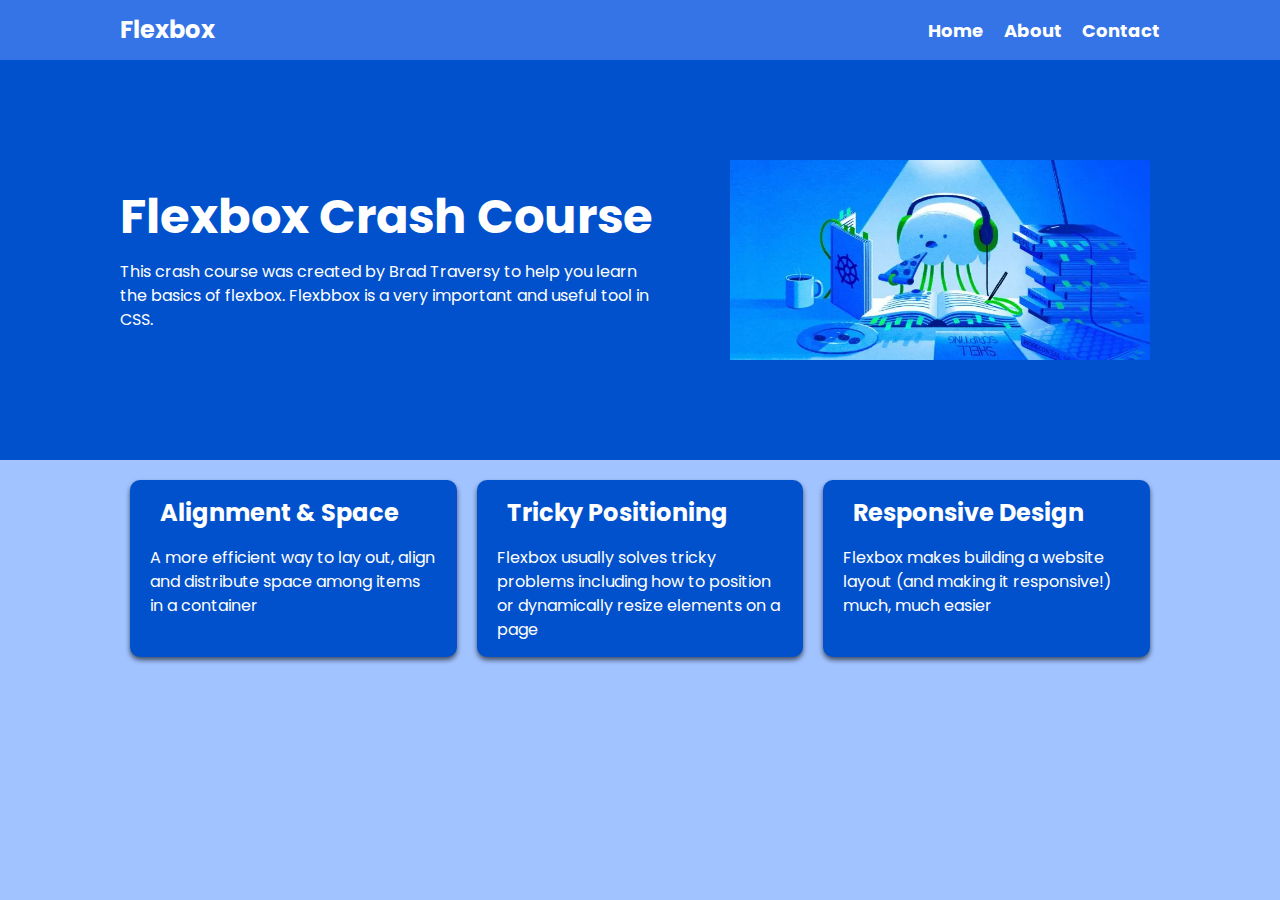
<file: 1 flexbox/index.html>
<!DOCTYPE html>
<html lang="en">

<head>
    <meta charset="UTF-8">
    <meta name="viewport" content="width=device-width, initial-scale=1.0">
    <link rel="stylesheet" href="https://pro.fontawesome.com/releases/v5.10.0/css/all.css"
        integrity="sha384-AYmEC3Yw5cVb3ZcuHtOA93w35dYTsvhLPVnYs9eStHfGJvOvKxVfELGroGkvsg+p" crossorigin="anonymous" />
    <link rel="stylesheet" href="index.css">
    <title>Flexbox</title>
</head>

<body>
    <nav class="navbar">
        <div class="container">
            <div class="logo">Flexbox</div>
            <ul class="nav">
                <li><a href="#">Home</a></li>
                <li><a href="#">About</a></li>
                <li><a href="#">Contact</a></li>
            </ul>
        </div>
    </nav>
    
    <header id="header" class="header">
        <div class="container">
            <div>
                <h1>Flexbox Crash Course</h1>
                <p>This crash course was created by Brad Traversy to help you learn the basics of flexbox. Flexbbox is a
                    very important and useful tool in CSS.</p>
            </div>
            <img src="images.webp" alt="">
        </div>
    </header>

    <section class="boxes">
        <div class="container">
            <div class="box">
                <h2><i class="fas fa-arrows-alt-v"></i> Alignment & Space</h2>
                <p>
                    A more efficient way to lay out, align and distribute space among
                    items in a container
                </p>
            </div>
            <div class="box">
                <h2><i class="fas fa-arrows-alt"></i>Tricky Positioning</h2>
                <p>
                    Flexbox usually solves tricky problems including how to position or
                    dynamically resize elements on a page
                </p>
            </div>
            <div class="box">
                <h2><i class="fas fa-mobile"></i>Responsive Design</h2>
                <p>
                    Flexbox makes building a website layout (and making it responsive!)
                    much, much easier
                </p>
            </div>
        </div>
    </section>
</body>

</html>
</file>
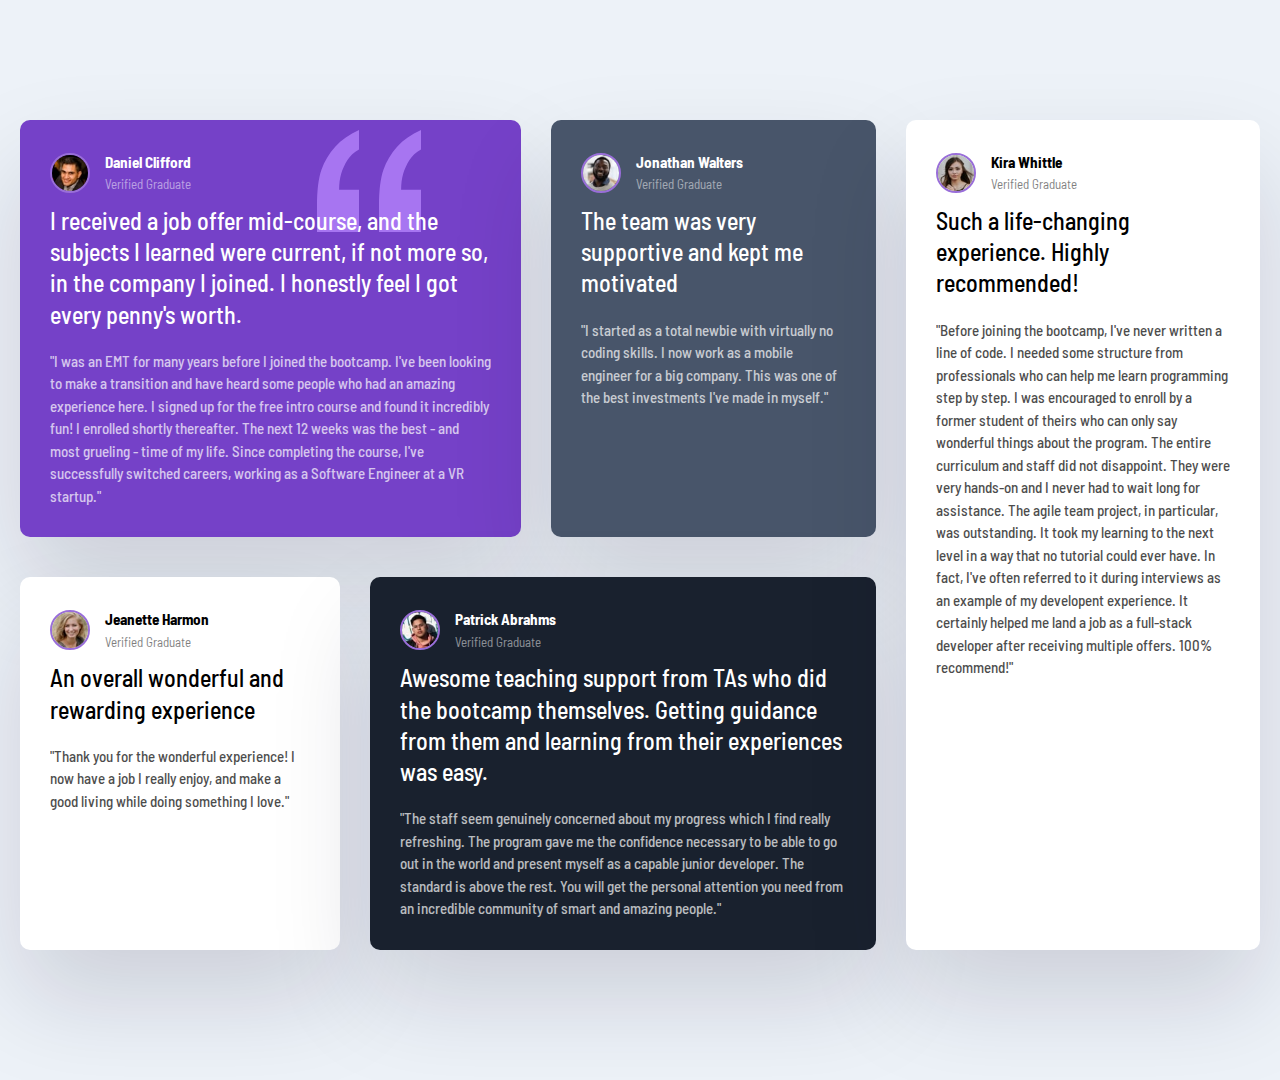
<file: 2 grid/index.html>
<!DOCTYPE html>
<html lang="en">

<head>
    <meta charset="UTF-8" />
    <meta http-equiv="X-UA-Compatible" content="IE=edge" />
    <meta name="viewport" content="width=device-width, initial-scale=1.0" />
    <link rel="stylesheet" href="index.css" />
    <title>Testimonials</title>
</head>

<body>
    <div class="testimonials">
        <div class="card card--bg-purple">
            <header class="card__header">
                <img src="images/image-daniel.jpg" class="card__img" alt="" />
                <div>
                    <h3>Daniel Clifford</h3>
                    <p>Verified Graduate</p>
                </div>
            </header>
            <p class="card__lead">
                I received a job offer mid-course, and the subjects I learned were current, if not more so, in the
                company I joined. I honestly feel I got every penny's worth.
            </p>
            <p class="card__quote">
                "I was an EMT for many years before I joined the bootcamp. I've been looking to make a transition and
                have heard some people who had an amazing experience here. I signed up for the free intro course and
                found it incredibly fun! I enrolled shortly thereafter. The next 12 weeks was the best - and most
                grueling - time of my life. Since completing the course, I've successfully switched careers, working as
                a Software Engineer at a VR startup."
            </p>
        </div>

        <div class="card card--bg-gray-blue">
            <header class="card__header">
                <img src="images/image-jonathan.jpg" class="card__img" alt="" />
                <div>
                    <h3>Jonathan Walters</h3>
                    <p>Verified Graduate</p>
                </div>
            </header>
            <p class="card__lead">
                The team was very supportive and kept me motivated
            </p>
            <p class="card__quote">
                "I started as a total newbie with virtually no coding skills. I now work as a mobile engineer for a big
                company. This was one of the best investments I've made in myself."
            </p>
        </div>

        <div class="card">
            <header class="card__header">
                <img src="images/image-jeanette.jpg" class="card__img" alt="" />
                <div>
                    <h3>Jeanette Harmon</h3>
                    <p>Verified Graduate</p>
                </div>
            </header>
            <p class="card__lead">An overall wonderful and rewarding experience</p>
            <p class="card__quote">
                "Thank you for the wonderful experience! I now have a job I really enjoy, and make a good living while
                doing something I love."
            </p>
        </div>

        <div class="card card--bg-black-blue">
            <header class="card__header">
                <img src="images/image-patrick.jpg" class="card__img" alt="" />
                <div>
                    <h3>Patrick Abrahms</h3>
                    <p>Verified Graduate</p>
                </div>
            </header>
            <p class="card__lead">
                Awesome teaching support from TAs who did the bootcamp themselves. Getting guidance from them and
                learning from their experiences was easy.
            </p>
            <p class="card__quote">
                "The staff seem genuinely concerned about my progress which I find really refreshing. The program gave
                me the confidence necessary to be able to go out in the world and present myself as a capable junior
                developer. The standard is above the rest. You will get the personal attention you need from an
                incredible community of smart and amazing people."
            </p>
        </div>

        <div class="card">
            <header class="card__header">
                <img src="images/image-kira.jpg" class="card__img" alt="" />
                <div>
                    <h3>Kira Whittle</h3>
                    <p>Verified Graduate</p>
                </div>
            </header>
            <p class="card__lead">
                Such a life-changing experience. Highly recommended!
            </p>
            <p class="card__quote">
                "Before joining the bootcamp, I've never written a line of code. I needed some structure from
                professionals who can help me learn programming step by step. I was encouraged to enroll by a former
                student of theirs who can only say wonderful things about the program. The entire curriculum and staff
                did not disappoint. They were very hands-on and I never had to wait long for assistance. The agile team
                project, in particular, was outstanding. It took my learning to the next level in a way that no tutorial
                could ever have. In fact, I've often referred to it during interviews as an example of my developent
                experience. It certainly helped me land a job as a full-stack developer after receiving multiple offers.
                100% recommend!"
            </p>
        </div>
    </div>
</body>

</html>
</file>
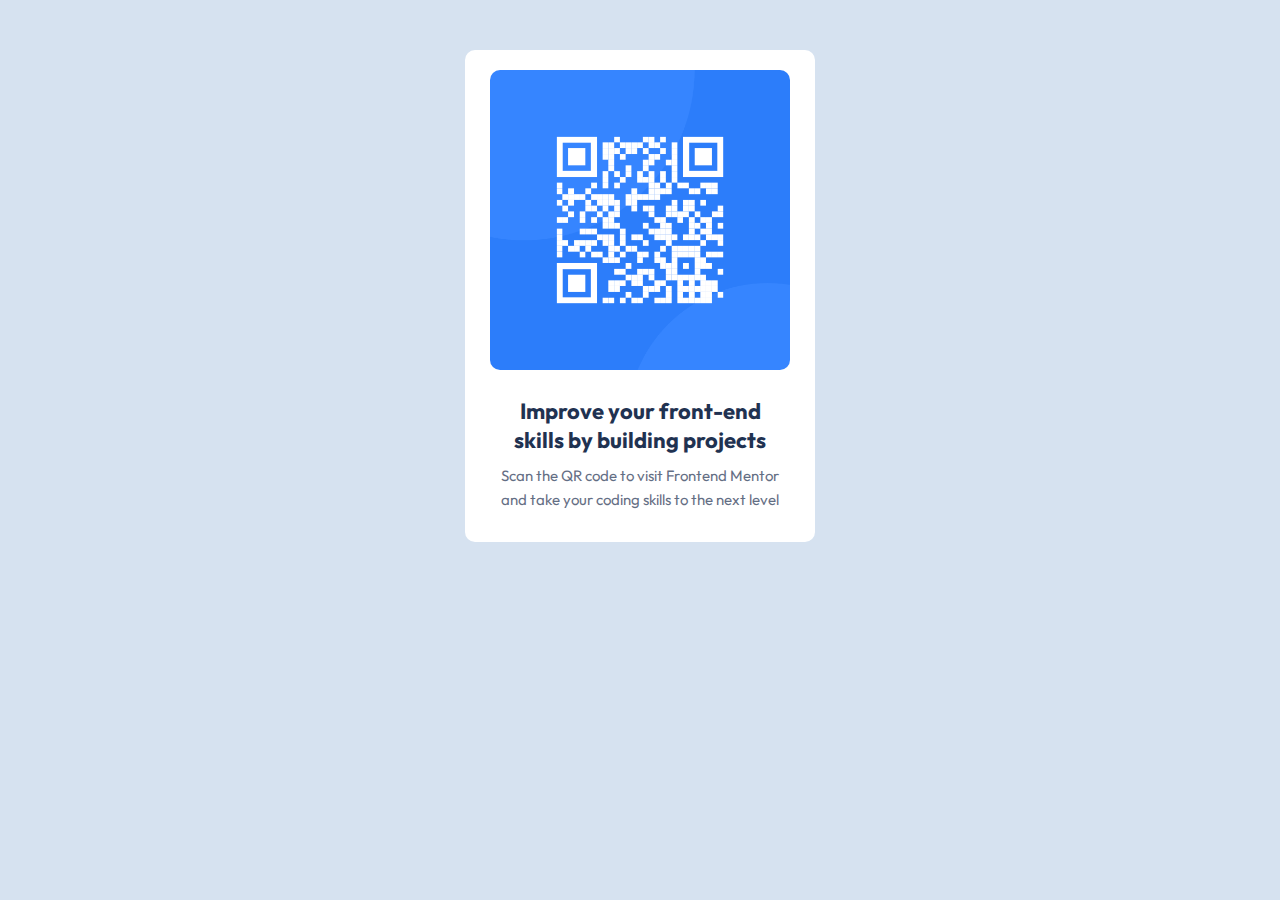
<file: 2 qr code/index.html>
<!DOCTYPE html>
<html lang="en">

<head>
    <meta charset="UTF-8">
    <meta name="viewport" content="width=device-width, initial-scale=1.0">
    <link rel="stylesheet" href="index.css">
    <title>QR Scanner</title>
</head>

<body>
    <div id="qr-container">
        <img src="./images/image-qr-code.png" alt="" srcset="">
        <div id="qr-code">
            <h3>Improve your front-end skills by building projects</h3>
            <p>Scan the QR code to visit Frontend Mentor and take your coding skills to the next level</p>
        </div>
    </div>
</body>

</html>
</file>
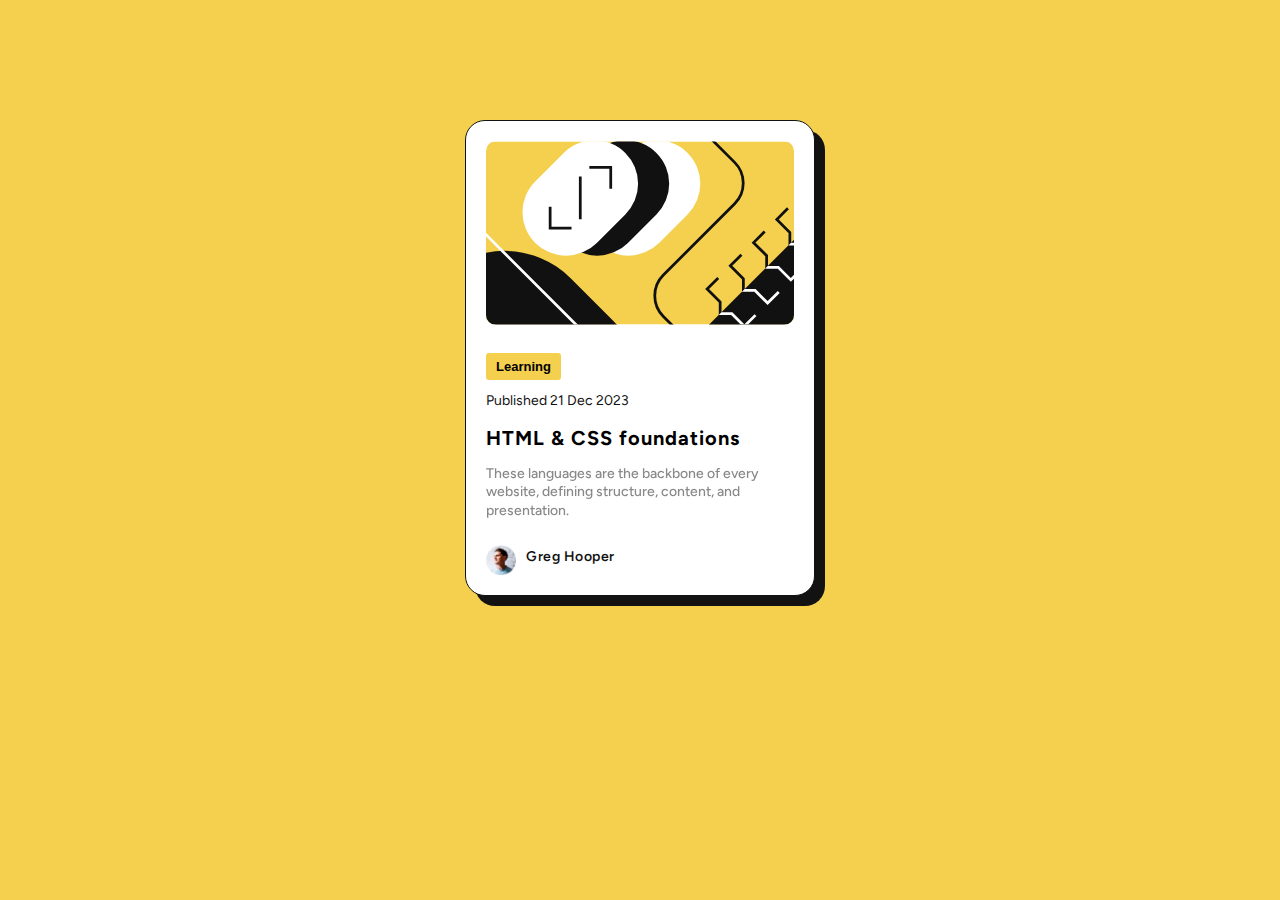
<file: 3 blog preview/index.html>
<!DOCTYPE html>
<html lang="en">

<head>
    <meta charset="UTF-8">
    <meta name="viewport" content="width=device-width, initial-scale=1.0">
    <link rel="stylesheet" href="index.css">
    <title>Blog preview</title>
</head>

<body>
    <div class="blog">
        <img class="blog__image" src="./images/illustration-article.svg" alt="" srcset="">
        <div class="blog__content">
            <button type="button" class="btn">Learning</button>
            <span>Published 21 Dec 2023</span>
            <h2>HTML & CSS foundations</h2>
            <p>These languages are the backbone of every website, defining structure, content, and presentation.</p>
            <div class="blog__avatar">
                <img src="./images/image-avatar.webp" alt="">
                <span class="blog__avatar_text">Greg Hooper</span>
            </div>
        </div>
    </div>
</body>

</html>
</file>
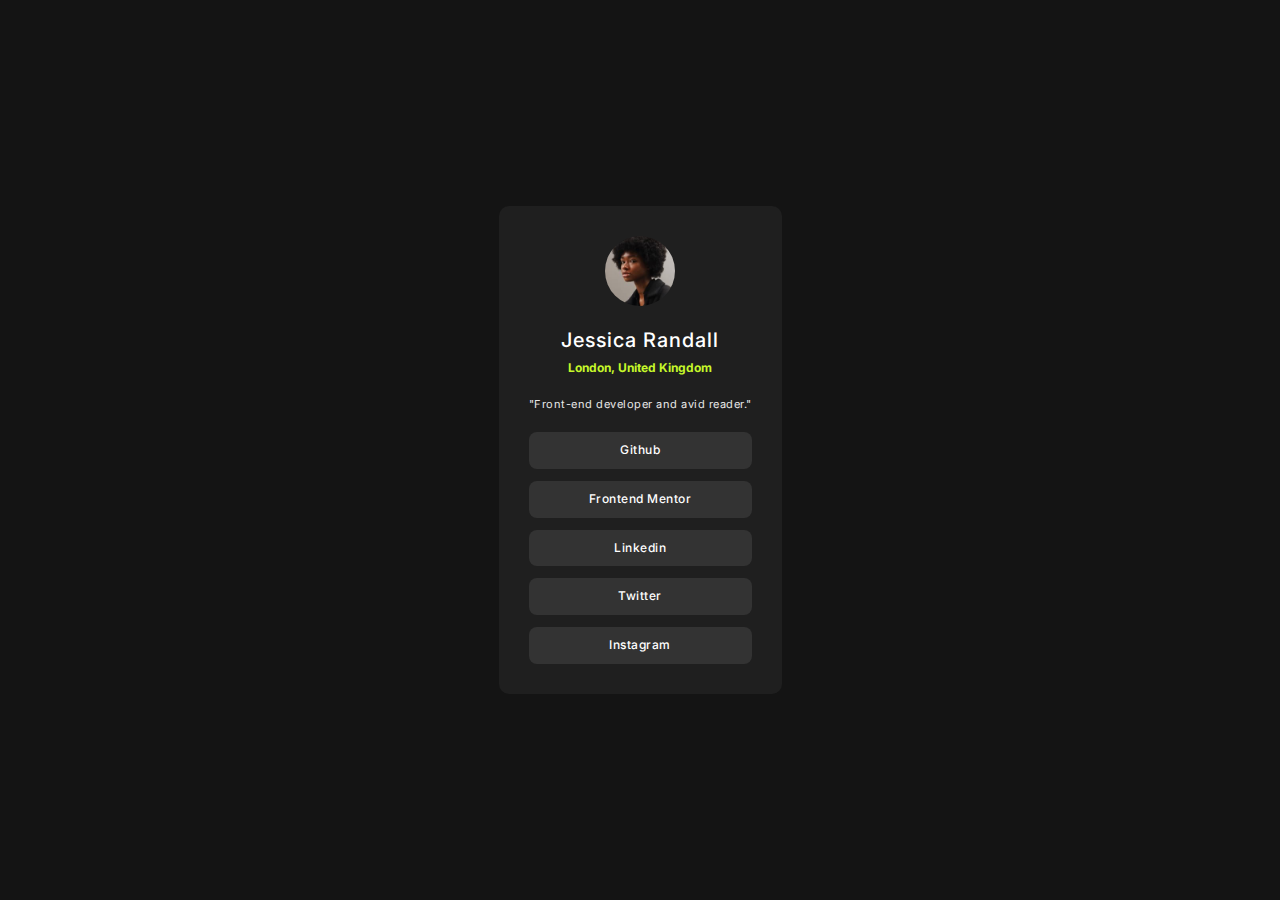
<file: 4 social links profile/index.html>
<!DOCTYPE html>
<html lang="en">

<head>
  <meta charset="UTF-8">
  <meta name="viewport" content="width=device-width, initial-scale=1.0">
  <!-- displays site properly based on user's device -->
  <link rel="icon" type="image/png" sizes="32x32" href="./assets/images/favicon-32x32.png">
  <link rel="stylesheet" href="./index.css"> <!-- Link to your CSS file -->

  <title>Social links profile</title>
</head>

<body>
  <div class="social-profile">
    <img class="profile-avatar" src="./images/avatar-jessica.jpeg" alt="">
    <div class="profile-header">
      <h3>Jessica Randall</h3>
      <span>London, United Kingdom</span>
    </div>
    <p class="profile-description">"Front-end developer and avid reader."</p>
    <div class="social-icons">
      <p class="links">Github</p>
      <p class="links">Frontend Mentor</p>
      <p class="links">Linkedin</p>
      <p class="links">Twitter</p>
      <p class="links">Instagram</p>
    </ul>
</body>

</html>
</file>
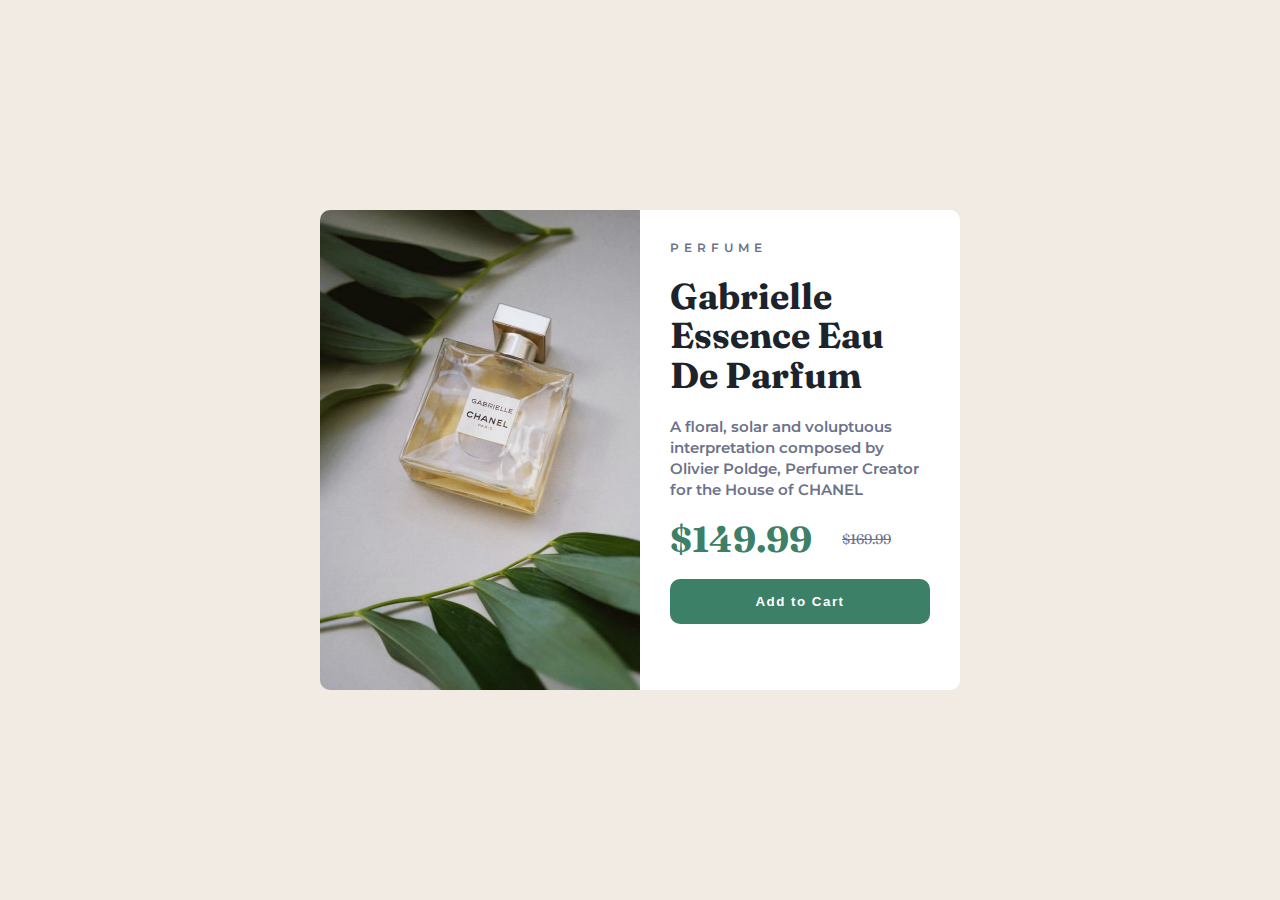
<file: 5 product preview card component/index.html>
<!DOCTYPE html>
<html lang="en">

<head>
    <meta charset="UTF-8">
    <meta name="viewport" content="width=device-width, initial-scale=1.0">
    <link rel="preconnect" href="https://fonts.googleapis.com">
    <link rel="preconnect" href="https://fonts.gstatic.com" crossorigin>
    <link
        href="https://fonts.googleapis.com/css2?family=Barlow+Semi+Condensed:ital,wght@0,100;0,200;0,300;0,400;0,500;0,600;0,700;0,800;0,900;1,100;1,200;1,300;1,400;1,500;1,600;1,700;1,800;1,900&family=Figtree:ital,wght@0,300..900;1,300..900&family=Fraunces:ital,opsz,wght@0,9..144,100..900;1,9..144,100..900&family=Inter:ital,opsz,wght@0,14..32,100..900;1,14..32,100..900&family=Montserrat:ital,wght@0,100..900;1,100..900&family=Outfit:wght@100..900&display=swap"
        rel="stylesheet">
    <link rel="stylesheet" href="index.css">
    <title>Product Preview Card Component</title>
</head>

<body>
    <div class="product">
        <img class="desktop-image" src="./images/image-product-desktop.jpg" alt="" srcset="">
        <img class="mobile-image" src="./images/image-product-mobile.jpg" alt="" srcset="">
        <div class="product-description">
            <p class="product-heading">Perfume</p>
            <h2>Gabrielle Essence Eau De Parfum</h2>
            <p class="product-content">A floral, solar and voluptuous interpretation composed by Olivier Poldge,
                Perfumer Creator for the House
                of CHANEL</p>
            <div class="product-price">
                <h2>$149.99</h2>
                <p><del class="strike">$169.99</del></p>
            </div>
            <button class="btn">Add to Cart</button>
        </div>
    </div>
</body>

</html>
</file>
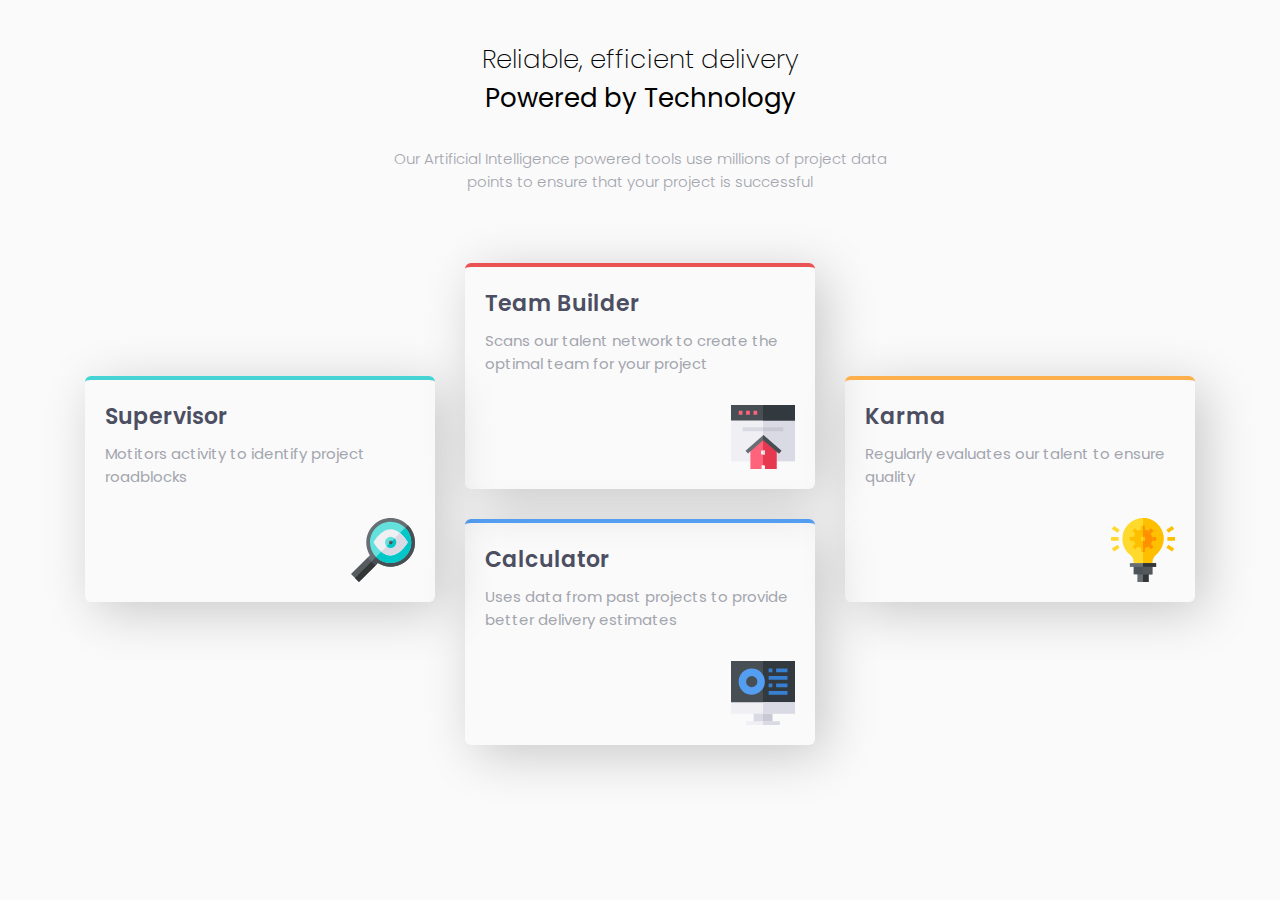
<file: 6 Four card feature section/index.html>
<!DOCTYPE html>
<html lang="en">

<head>
    <meta charset="UTF-8">
    <meta name="viewport" content="width=device-width, initial-scale=1.0">
    <link rel="stylesheet" href="index.css">
    <title>Four card feature section</title>
</head>

<body>
    <div class="container">
        <header>
            <div class="header">
                <h2 class="header__lead_1">Reliable, efficient delivery</h2>
                <h2 class="header__lead_2">Powered by Technology</h2>
            </div>
            <div class="header__quote">
                Our Artificial Intelligence powered tools use millions of project data points to ensure that your
                project is
                successful
            </div>
        </header>

        <section class="cards">
            <article class="card card__cyan">
                <h3>Supervisor</h3>
                <p>Motitors activity to identify project roadblocks</p>
                <img src="./images/icon-supervisor.svg" alt="" srcset="">
            </article>
            <article class="card card__red">
                <h3>Team Builder</h3>
                <p>Scans our talent network to create the optimal team for your project</p>
                <img src="./images/icon-team-builder.svg" alt="" srcset="">
            </article>
            <article class="card card__orange">
                <h3>Karma</h3>
                <p>Regularly evaluates our talent to ensure quality</p>
                <img src="./images/icon-karma.svg" alt="" srcset="">
            </article>
            <article class="card card__blue">
                <h3>Calculator</h3>
                <p>Uses data from past projects to provide better delivery estimates</p>
                <img src="./images/icon-calculator.svg" alt="" srcset="">
            </article>
        </section>
    </div>
</body>

</html>
</file>
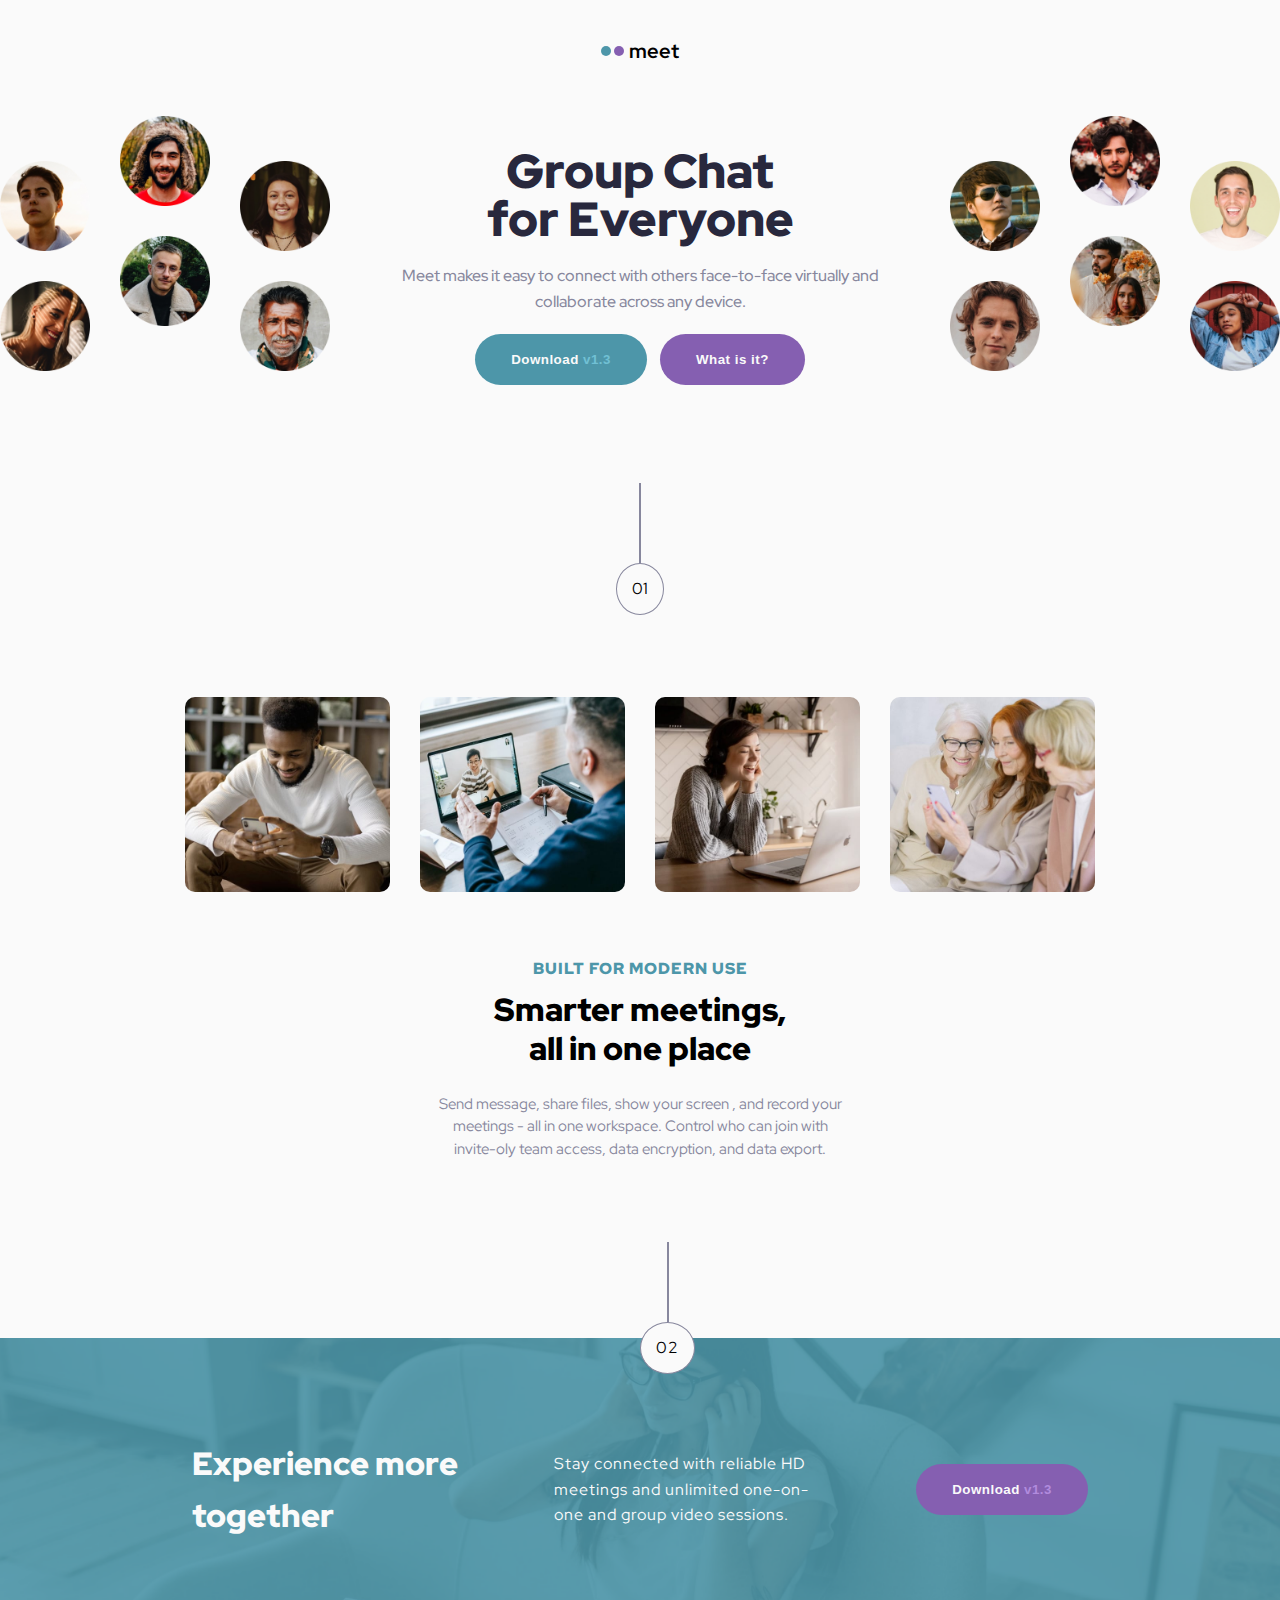
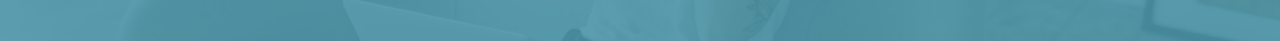
<file: 7 meet landing page/index.html>
<!DOCTYPE html>
<html lang="en">

<head>
    <meta charset="UTF-8">
    <meta name="viewport" content="width=device-width, initial-scale=1.0">
    <title>Meet - Group Chat for Everyone</title>
    <link rel="stylesheet" href="index.css">
</head>

<body>
    <nav>
        <div class="nav-dots">
            <span class="dot dot--green"></span>
            <span class="dot dot--purple"></span>
        </div>
        <h3>meet</h3>
    </nav>

    <header>
        <div class="header__left">
            <img src="./img/Mask-1.png" alt="" srcset="">
            <img src="./img/Mask-2.png" alt="" srcset="">
            <img src="./img/Mask-3.png" alt="" srcset="">
            <img src="./img/Mask-4.png" alt="" srcset="">
            <img src="./img/Mask-5.png" alt="" srcset="">
            <img src="./img/Mask-6.png" alt="" srcset="">
        </div>
        <div class="header__center">
            <h1>Group Chat for Everyone</h1>
            <p>Meet makes it easy to connect with others face-to-face virtually and collaborate across any device.</p>
            <div class="header-buttons">
                <button class="btn btn--green">Download <span>v1.3</span></button>
                <button class="btn btn--purple">What is it?</button>
            </div>
        </div>
        <div class="header__right">
            <img src="./img/Mask-7.png" alt="" srcset="">
            <img src="./img/Mask-8.png" alt="" srcset="">
            <img src="./img/Mask-9.png" alt="" srcset="">
            <img src="./img/Mask-10.png" alt="" srcset="">
            <img src="./img/Mask-11.png" alt="" srcset="">
            <img src="./img/Mask-12.png" alt="" srcset="">
        </div>
    </header>

    <div class="seperator-1">
        <div class="vertical-line"></div>
        <div class="circle-text">
            <p>01</p>
        </div>
    </div>

    <section class="media">
        <div class="container">
            <div class="media-images">
                <img class="media-img" src="./img/image-man-texting.jpg" alt="" srcset="">
                <img class="media-img" src="./img/image-men-in-meeting.jpg" alt="" srcset="">
                <img class="media-img" src="./img/image-woman-in-videocall.jpg" alt="" srcset="">
                <img class="media-img" src="./img/image-women-videochatting.jpg" alt="" srcset="">
            </div>
            <div class="media-content">
                <p class="media-lead">built for modern use</p>
                <h1>Smarter meetings, all in one place</h1>
                <p class="media-description">Send message, share files, show your screen , and record your meetings -
                    all in
                    one workspace. Control who can join with invite-oly team access, data encryption, and data export.
                </p>
            </div>
        </div>
    </section>

    <footer class="footer">
        <div class="seperator-2">
            <div class="vertical-line"></div>
            <div class="circle-text">
                <p>02</p>
            </div>
        </div>
        <div class="footer__wrapper">
            <h1>Experience more together</h1>
            <p>Stay connected with reliable HD meetings and unlimited one-on-one and group video sessions.</p>
            <div class="footer-buttons">
                <button class="btn btn--purple">Download <span>v1.3</span></button>
            </div>
        </div>
    </footer>
</body>

</html>
</file>
<file: 1 flexbox/index.css>
@import url('https://fonts.googleapis.com/css2?family=Poppins:ital,wght@0,100;0,200;0,300;0,400;0,500;0,600;0,700;0,800;0,900;1,100;1,200;1,300;1,400;1,500;1,600;1,700;1,800;1,900&display=swap');

* {
    box-sizing: border-box;
    margin: 0;
    padding: 0;
}

body {
    font-family: 'Poppins', sans-serif;
    font-size: 16px;
    line-height: 1.5;
    color: #333;
    background: #a1c3ff;
}

img {
    max-width: 100%;
}

h1,
h2 {
    margin-bottom: 15px;
}

ul {
    list-style-type: none;
}

.container {
    max-width: 1100px;
    margin: 0 auto;
    padding: 0 30px;
}

.navbar {
    background: #3474e6;
    color: #fff;
    height: 60px;
}

.navbar .logo {
    font-size: x-large;
    font-weight: bold;
}

.navbar a {
    color: #fff;
    text-decoration: none;
    font-size: 18px;
    font-weight: bold;
}

.navbar a:hover {
    color: lightblue;
}

.navbar .container {
    display: flex;
    justify-content: space-between;
    align-items: center;
    height: 100%;
}

.navbar ul {
    display: flex;
    gap: 20px;
}

.header {
    background-color: #0151cc;
    color: #fff;
    min-height: 400px;
}

.header h1 {
    font-size: 3rem;
    font-weight: bold;
    line-height: 1.2;
}

.header img {
    max-height: 700px;
    max-width: 500px;
    padding: 50px 10px 50px 70px;
}

.header .container {
    display: flex;
    align-items: center;
    justify-content: space-between;
    height: 400px;
}

.boxes .container {
    display: flex;
    justify-content: space-between;
}

.boxes .box i {
    margin-right: 10px;
}

.boxes .box {
    flex: 1;
    background: #0151cc;
    color: #fff;
    padding: 15px 20px;
    margin: 20px 10px;
    border-radius: 10px;
    box-shadow: 0 3px 5px rgba(0, 0, 0, 0.6);
}
</file>
<file: 2 grid/index.css>
@import url('https://fonts.googleapis.com/css2?family=Barlow+Semi+Condensed:ital,wght@0,100;0,200;0,300;0,400;0,500;0,600;0,700;0,800;0,900;1,100;1,200;1,300;1,400;1,500;1,600;1,700;1,800;1,900&display=swap');

* {
    box-sizing: border-box;
    margin: 0;
    padding: 0;
}

body {
    font-family: 'Barlow Semi Condensed', sans-serif;
    background-color: #edf2f8;
    font-size: 13px;
    line-height: 1.6;
}

.testimonials {
    max-width: 1440px;
    margin: 100px auto;
    padding: 20px;

    display: grid;
    grid-template-columns: repeat(4 1fr);
    gap: 30px
}

.card {
    background: #fff;
    border-radius: 10px;
    padding: 30px;
    box-shadow: rgba(17, 12, 46, 0.15) 0px 48px 100px 0px;
    margin-bottom: 10px;
}

.card__header {
    display: flex;
    align-items: center;
    margin-bottom: 10px;
}

.card_header h3 {
    font-size: 15px;
}

.card__header p {
    opacity: 50%;
}

.card__img {
    width: 40px;
    height: 40px;
    border-radius: 50%;
    margin-right: 15px;
    border: 2px solid #996ed9;
}

.card__lead {
    font-size: 1.5rem;
    font-weight: 500;
    line-height: 1.3;
    margin-bottom: 20px;
}

.card__quote {
    font-size: 15px;
    font-weight: 500;
    opacity: 70%;
    line-height: 1.5;
}

.card--bg-purple {
    background: hsl(263, 55%, 52%);
    color: #fff;
    background-image: url('./images/bg-pattern-quotation.svg');
    background-repeat: no-repeat;
    background-position: top 10px right 100px;
}

.card--bg-gray-blue {
    background: hsl(217, 19%, 35%);
    color: #fff;
}

.card--bg-black-blue {
    background: hsl(219, 29%, 14%);
    color: #fff;
}

.card:nth-of-type(1) {
    grid-column: 1 / 3;
}

.card:nth-of-type(4) {
    grid-column: 2 / 4;
    grid-row: 2 / 3;
}

.card:nth-of-type(5) {
    grid-column: 4;
    grid-row: 1 / 3
}

@media (max-width: 768px) {
    .testimonials {
        grid-template-columns: 1fr;
        width: 100%;
    }

    .card:nth-of-type(1) {
        grid-column: 1;
    }

    .card:nth-of-type(4) {
        grid-column: 1;
        grid-row: 4;
    }

    .card:nth-of-type(5) {
        grid-column: 1;
        grid-row: 5
    }
}
</file>
<file: 2 qr code/index.css>
@import url('https://fonts.googleapis.com/css2?family=Barlow+Semi+Condensed:ital,wght@0,100;0,200;0,300;0,400;0,500;0,600;0,700;0,800;0,900;1,100;1,200;1,300;1,400;1,500;1,600;1,700;1,800;1,900&family=Outfit:wght@100..900&display=swap');

* {
    box-sizing: border-box;
    margin: 0;
    padding: 0;
}

body {
    font-family: "Outfit", sans-serif;
    font-size: 15px;
    line-height: 1.6;
    max-width: 1440px;

    display: flex;
    justify-content: center;
    align-items: center;

    margin: 50px;
    background: hsl(212, 45%, 89%);
}

#qr-container {
    width: 350px;
    padding: 20px;
    background: hsl(0, 0%, 100%);
    border-radius: 10px;
    text-align: center;
}

#qr-container img {
    height: 300px;
    width: 300px;
    border-radius: 10px;
    margin-bottom: 10px;
}

#qr-code {
    padding: 10px;
    color: hsl(218, 44%, 22%);
}

#qr-code h3 {
    font-size: 22px;
    font-weight: 700;
    line-height: 1.3;
    margin-bottom: 10px;
}

#qr-code p {
    opacity: 70%;
}
</file>
<file: 3 blog preview/index.css>
@import url('https://fonts.googleapis.com/css2?family=Figtree:ital,wght@0,300..900;1,300..900&display=swap');

* {
    box-sizing: border-box;
    margin: 0;
    padding: 0;
}

body {
    font-family: "Figtree", sans-serif;
    font-size: 16px;
    line-height: 1.6;
    background: hsl(47, 88%, 63%);
    max-width: 1440px;

    margin-top: 120px;
    display: flex;
    justify-content: center;
}

.btn {
    background-color: hsl(47, 88%, 63%);
    padding: 6px 10px;
    font-size: 13px;
    font-weight: 600;
    border: none;
    border-radius: 3px;
    margin-bottom: 5px;
    cursor: pointer;
}

.blog {
    width: 350px;
    padding: 20px;
    background: hsl(0, 0%, 100%);
    border-radius: 20px;
    border: 1px solid hsl(0, 0%, 7%);
    -webkit-box-shadow: 10px 10px 0px 0px rgba(18,18,18,1);
    -moz-box-shadow: 10px 10px 0px 0px rgba(18,18,18,1);
    box-shadow: 10px 10px 0px 0px rgba(18,18,18,1);
}

.blog__image {
    width: 100%;
    border-radius: 10px;
    margin-bottom: 20px;
}

.blog__content {
    display: flex;
    flex-direction: column;
    align-items: start;
    justify-content: space-between;
    gap: 5px;
}

.blog__content span {
    font-size: 14px;
    color: hsl(0, 0%, 7%);
    margin-bottom: 5px;
}

.blog__content h2 {
    font-size: 20px;
    letter-spacing: 1px;
    margin-bottom: 6px;
    cursor: pointer;
}

.blog__content h2:hover {
    color: hsl(47, 88%, 63%);
}

.blog__content p {
    color: hsl(0, 0%, 42%);
    line-height: 1.3;
    opacity: 80%;
    font-weight: 500;
    font-size: 14px;
}

.blog__avatar {
    display: flex;
    align-items: center;
    margin-top: 20px;
    justify-content: space-between;

}

.blog__avatar img {
    width: 30px;
    height: 30px;
    margin-right: 10px;
}

.blog__avatar_text {
    font-weight: 600;
    letter-spacing: .5px;
}

.blog::after {
    content: '';
    color: hsl(0, 0%, 7%);
}
</file>
<file: 4 social links profile/index.css>
@import url('https://fonts.googleapis.com/css2?family=Barlow+Semi+Condensed:ital,wght@0,100;0,200;0,300;0,400;0,500;0,600;0,700;0,800;0,900;1,100;1,200;1,300;1,400;1,500;1,600;1,700;1,800;1,900&family=Figtree:ital,wght@0,300..900;1,300..900&family=Inter:ital,opsz,wght@0,14..32,100..900;1,14..32,100..900&family=Outfit:wght@100..900&display=swap');

* {
    box-sizing: border-box;
    margin: 0;
    padding: 0;
}

body {
    font-family: 'Inter', sans-serif;
    font-size: 14px;
    line-height: 1.4;
    max-width: 1440px;
    background-color: hsl(0, 0%, 8%);
    color: hsl(0, 0%, 100%);

    display: flex;
    justify-content: center;
    align-items: center;
    height: 100vh;
}

li {
    list-style: none;
}

.social-profile {
    background-color: hsl(0, 0%, 12%);
    border-radius: 10px;
    padding: 30px;

    display: flex;
    flex-direction: column;
    align-items: center;
    gap: 20px;
}

.social-profile img {
    width: 70px;
    height: 70px;
    border-radius: 50%;
}

.profile-header {
    text-align: center;
}

.profile-header h3 {
    font-size: 20px;
    font-weight: 500;
    letter-spacing: 1px;
    margin-bottom: 3px;
}

.profile-header span {
    font-size: 12px;
    font-weight: bold;
    color: hsl(75, 94%, 57%);
}

.profile-description {
    font-size: 11px;
    letter-spacing: .5px;
    opacity: 90%;
}

.social-icons {
    display: flex;
    flex-direction: column;
    width: 100%;
    gap: 12px;
}

.links {
    background-color: hsl(0, 0%, 20%);
    padding: 10px 0;
    border-radius: 8px;
    text-align: center;

    font-size: 12px;
    font-weight: 500;
    letter-spacing: .5px;
}

.links:hover {
    background-color: hsl(75, 94%, 57%);
    cursor: pointer;
    color: hsl(0, 0%, 8%)
}
</file>
<file: 5 product preview card component/index.css>
* {
    box-sizing: border-box;
    margin: 0;
    padding: 0;
}

body {
    font-family: "Fraunces", sans-serif;
    font-size: 14px;
    line-height: 1.4;
    background-color: hsl(30, 38%, 92%);
    color: hsl(228, 12%, 48%);

    display: flex;
    justify-content: center;
    align-items: center;
    height: 100vh;
}

.product {
    display: flex;
    width: 50%;
    border-radius: 10px;
    overflow: hidden;
}

.product-heading {
    font-family: "Montserrat", sans-serif;
    font-size: 12px;
    font-weight: 600;
    letter-spacing: 5px;
    text-transform: uppercase;
}

.product h2 {
    font-size: 36px;
    line-height: 1.1;
    color: hsl(212, 21%, 14%);
}

.desktop-image {
    width: 50%;
}

.mobile-image {
    display: none;
}

.product-description {
    background-color: hsl(0, 0%, 100%);
    padding: 30px;
    display: flex;
    flex-direction: column;
    gap: 20px;
}

.product-content {
    font-family: "Montserrat", sans-serif;
    font-size: 15px;
    font-weight: 600;
    color: hsl(228, 12%, 48%);
}

.product-price {
    display: flex;
    gap: 30px;
    align-items: center;
}

.product-price h2 {
    color: hsl(158, 36%, 37%);
}

.product-pice p {
    text-decoration: line-through;
}

.btn {
    background-color: hsl(158, 36%, 37%);
    border: none;
    border-radius: 10px;
    padding: 15px 0;
    color: hsl(0, 0%, 100%);
    letter-spacing: 1.5px;
    font-weight: 600;
}

.btn:hover {
    background-color:  hsl(212, 21%, 14%);
    cursor: pointer;
}

.strike{
    text-decoration-color:  hsl(228, 12%, 48%);
}

@media (max-width: 375px ) {
    .product {
        flex-direction: column;
        width: 90%;
    }

    .desktop-image {
        width: 100%;
        display: none;
    }

    .mobile-image {
        display: block;
        width: 100%;
    }

    .product h2 {
        font-size: 28px;
    }

    .product-price {
        gap: 20px;
    }

    .btn {
        width: 100%;
        padding: 12px 0;
    }
}
</file>
<file: 6 Four card feature section/index.css>
@import url('https://fonts.googleapis.com/css2?family=Barlow+Semi+Condensed:ital,wght@0,100;0,200;0,300;0,400;0,500;0,600;0,700;0,800;0,900;1,100;1,200;1,300;1,400;1,500;1,600;1,700;1,800;1,900&family=Figtree:ital,wght@0,300..900;1,300..900&family=Fraunces:ital,opsz,wght@0,9..144,100..900;1,9..144,100..900&family=Inter:ital,opsz,wght@0,14..32,100..900;1,14..32,100..900&family=Montserrat:ital,wght@0,100..900;1,100..900&family=Outfit:wght@100..900&family=Poppins:ital,wght@0,100;0,200;0,300;0,400;0,500;0,600;0,700;0,800;0,900;1,100;1,200;1,300;1,400;1,500;1,600;1,700;1,800;1,900&display=swap');

* {
    margin: 0;
    padding: 0;
    box-sizing: border-box;
}

:root {
    --redColor: hsl(0, 78%, 62%);
    --cyanColor: hsl(180, 62%, 55%);
    --orangeColor: hsl(34, 97%, 64%);
    --blueColor: hsl(212, 86%, 64%);
    --veryDarkBlueColor: hsl(234, 12%, 34%);
    --grayishBlueColor: hsl(229, 6%, 66%);
    --veryLightGrayColor: hsl(0, 0%, 98%);
}


body {
    font-family: 'Poppins', sans-serif;
    font-size: 15px;
    line-height: 1.5;

    display: flex;
    flex-direction: column;
    align-items: center;
    justify-content: center;
    max-width: 1440px;

    background-color: var(--veryLightGrayColor);
}

.container {
    width: 90%;
    padding: 40px 20px;
}

header {
    width: 50%;
    text-align: center;
    margin: 0 auto;
    margin-bottom: 60px;
}

.header .header__lead_1 {
    font-size: 26px;
    font-weight: 200;
}

.header .header__lead_2 {
    font-size: 26px;
    font-weight: 400;
}

.header {
    margin-bottom: 20px;
}

header .header__quote {
    color: var(--grayishBlueColor);
    font-weight: 300;
    padding: 10px;
}

.cards {
    display: flex;
    flex-direction: column;
    justify-content: center;
    flex: 1;
    gap: 30px;
}

.card {
    padding: 20px;
    -webkit-box-shadow: 10px 10px 52px 0px rgba(0, 0, 0, 0.2);
    -moz-box-shadow: 10px 10px 52px 0px rgba(0, 0, 0, 0.2);
    box-shadow: 10px 10px 52px 0px rgba(0, 0, 0, 0.2);
    max-width: 350px;
    display: flex;
    flex-direction: column;
    gap: 10px;
    border-radius: 6px;
}

.card h3 {
    font-size: 22px;
    color: var(--veryDarkBlueColor);
    font-weight: 600;
}

.card p {
    color: var(--grayishBlueColor);
    padding-bottom: 20px;
}

.card img {
    align-self: flex-end;
}

.card__red {
    border-top: 4px solid var(--redColor);
}

.card__cyan {
    border-top: 4px solid var(--cyanColor);
}

.card__orange {
    border-top: 4px solid var(--orangeColor);
}

.card__blue {
    border-top: 4px solid var(--blueColor);
}

@media (min-width: 480px) {
    .cards {
        flex-direction: row;
        flex-wrap: wrap;
    }
}

@media (min-width: 1200px) {
    .card:nth-child(odd) {
        transform: translateY(50%);
    }
}
</file>
<file: 7 meet landing page/index.css>
@import url('https://fonts.googleapis.com/css2?family=Barlow+Semi+Condensed:ital,wght@0,100;0,200;0,300;0,400;0,500;0,600;0,700;0,800;0,900;1,100;1,200;1,300;1,400;1,500;1,600;1,700;1,800;1,900&family=Figtree:ital,wght@0,300..900;1,300..900&family=Fraunces:ital,opsz,wght@0,9..144,100..900;1,9..144,100..900&family=Inter:ital,opsz,wght@0,14..32,100..900;1,14..32,100..900&family=Montserrat:ital,wght@0,100..900;1,100..900&family=Outfit:wght@100..900&family=Poppins:ital,wght@0,100;0,200;0,300;0,400;0,500;0,600;0,700;0,800;0,900;1,100;1,200;1,300;1,400;1,500;1,600;1,700;1,800;1,900&family=Red+Hat+Display:ital,wght@0,300..900;1,300..900&display=swap');

* {
    margin: 0;
    padding: 0;
    box-sizing: border-box;
}

:root {
    --clr-slate-dark: #28283d;
    --clr-gray-cool: #87879d;
    --clr-cerulean-deep: #4d96a9;
    --clr-blue-sky: #8fe3f9;
    --clr-blue-middle: #71c0d4;
    --clr-amethyst: #855fb1;
    --clr-gray-very-light: #fafafa;
    --clr-purple-lavender: #b18bdd;

    --font-family-primary: "Red Hat Display", sans-serif;
    --font-size-base: 16px;
    --line-height-base: 1.6;
    --font-weight-bold: 900;

    --container-width: 80%;
    --container-max-width: 1200px;

    --button-border-radius: 30px;
    --button-letter-spacing: 0.5px;
    --button-font-weight: bold;

    --dot-size: 10px;
    --header-padding: 35px 0 30px;
    --header-font-size: 20px;
    --header-font-weight: bolder;

    --footer-padding: 100px 0;
    --footer-width: 70%;

    --separator-height: 5rem;
    --circle-text-padding: 15px;
}

body {
    font-family: var(--font-family-primary);
    font-size: var(--font-size-base);
    line-height: var(--line-height-base);
    background-color: var(--clr-gray-very-light);

    display: flex;
    flex-direction: column;
    justify-content: center;
    align-items: center;
    text-align: center;
    gap: 50px;
}

.container {
    width: var(--container-width);
    margin: 0 auto;
    overflow: hidden;
}

.btn {
    border: none;
    border-radius: var(--button-border-radius);
    background-color: var(--clr-cerulean-deep);
    color: var(--clr-gray-very-light);
    font-weight: var(--button-font-weight);
    letter-spacing: var(--button-letter-spacing);
    cursor: pointer;
}

.btn--green {
    margin-right: 10px;
    padding: 18px 36px;
}

.btn--green:hover {
    background-color: var(--clr-blue-sky);
}

.btn--purple {
    background-color: var(--clr-amethyst);
    padding: 18px 36px;
}

.btn--purple:hover {
    background-color: var(--clr-purple-lavender);
}

.btn--green span {
    color: var(--clr-blue-middle);
}

.dot {
    width: var(--dot-size);
    height: var(--dot-size);
    border-radius: 50%;
    background-color: var(--clr-slate-dark);
    display: inline-block;
}

.dot--green {
    background-color: var(--clr-cerulean-deep);
}

.dot--purple {
    background-color: var(--clr-amethyst);
}

nav {
    display: flex;
    align-items: center;
    gap: 5px;
    padding: var(--header-padding);
}

nav h3 {
    font-size: var(--header-font-size);
    font-weight: var(--header-font-weight);
}

header {
    display: flex;
    justify-content: space-between;
    align-items: center;
    margin-bottom: 3rem;
}

header img {
    width: 90px;
    height: 90px;
}

.header__left,
.header__right {
    display: grid;
    grid-template-columns: repeat(3, 1fr);
    gap: 30px;
}

.header__left img:nth-child(2),
.header__left img:nth-child(5),
.header__right img:nth-child(2),
.header__right img:nth-child(5) {
    transform: translateY(-50%);
}

.header__center {
    display: flex;
    flex-direction: column;
    justify-content: center;
    align-items: center;
    text-align: center;
    gap: 20px;
    width: 40%;
}

.header__center h1 {
    color: var(--clr-slate-dark);
    font-size: 3rem;
    font-weight: var(--font-weight-bold);
    line-height: 1;
    width: 60%;
}

.header__center p {
    color: var(--clr-gray-cool);
    font-size: var(--font-size-base);
    font-weight: 500;
}

.media {
    margin: 2rem 0 8rem;
}

.media-images {
    display: flex;
    justify-content: center;
    flex-wrap: wrap;
    width: 100%;
    gap: 30px;
    overflow: hidden;
    margin-bottom: 4rem;
}

.media-img {
    width: 20%;
    border-radius: 10px;
}

.media-content {
    width: 40%;
    margin: auto;
}

.media-content .media-lead {
    text-transform: uppercase;
    color: var(--clr-cerulean-deep);
    font-weight: var(--font-weight-bold);
    letter-spacing: 1px;
    margin-bottom: 10px;
}

.media-content h1 {
    font-size: 32px;
    font-weight: var(--font-weight-bold);
    width: 75%;
    margin: auto;
    line-height: 1.2;
    margin-bottom: 25px;
}

.media-description {
    color: var(--clr-gray-cool);
    font-size: 15px;
    line-height: 1.5;
}

.footer {
    background-color: var(--clr-cerulean-deep);
    background-image: url('./img/Bitmap_desktop.png');
    background-size: cover;
    background-position: center;
    background-repeat: no-repeat;
    width: 100%;
    position: relative;
}

.footer__wrapper {
    display: flex;
    align-items: center;
    justify-content: space-between;
    gap: 20px;
    padding: var(--footer-padding);
    color: var(--clr-gray-very-light);
    width: var(--footer-width);
    margin: 0 auto;
}

.footer h1 {
    font-size: 2em;
    font-weight: var(--font-weight-bold);
    text-align: start;
    width: 30%;
}

.footer p {
    font-size: var(--font-size-base);
    width: 30%;
    text-align: start;
    letter-spacing: 1px;
}

.footer-buttons {
    width: auto;
}

.footer-buttons .btn span {
    color: var(--clr-purple-lavender);
}

.vertical-line {
    height: var(--separator-height);
    width: 0;
    border: 1px solid var(--clr-gray-cool);
}

.circle-text {
    padding: var(--circle-text-padding);
    border-radius: 50%;
    border: 1px solid var(--clr-gray-cool);
    background-color: var(--clr-gray-very-light);
}

.seperator-1,
.seperator-2 {
    display: flex;
    flex-direction: column;
    align-items: center;
}

.seperator-2 {
    position: absolute;
    top: -6rem;
    left: 50%;
}

.circle-text p {
    line-height: 20px;
}

@media (max-width: 768px) {
    header {
        flex-direction: row;
        flex-wrap: wrap;
        justify-content: center;
        gap: 30px;
    }

    .header__right {
        order: 2;
    }

    .header__left {
        order: 1;
    }

    .header__center {
        order: 3;
        margin-top: 20px;
        width: 100%;
    }

    .header__right img:nth-child(1),
    .header__right img:nth-child(3),
    .header__right img:nth-child(4),
    .header__right img:nth-child(6) {
        transform: translateY(-50%);
    }

    .header__right img:nth-child(2),
    .header__right img:nth-child(5) {
        transform: none;
    }

    .header__center h1 {
        font-size: 3.5rem;
        width: 50%;
    }

    .header__center p {
        font-size: 22px;
        width: 68%;
        margin-bottom: 20px;
    }

    .header-buttons {
        display: flex;
        gap: 20px;
    }

    .btn {
        font-size: 24px;
        border-radius: 50px;
        width: auto;
    }

    .btn--green {
        padding: 28px 46px;
    }

    .btn--purple {
        padding: 28px 40px;
    }

    .media img {
        width: 130px;
    }

    .media-content {
        width: auto;
    }

    .media-content .media-lead {
        font-size: 22px;
        margin-bottom: 15px;
        letter-spacing: 5px;
    }

    .media-content h1 {
        font-size: 2.6rem;
        margin-bottom: 30px;
    }

    .media-content .media-description {
        font-size: 20px;
        font-weight: 600;
        width: 100%;
        margin: auto;
    }

    .footer__wrapper {
        flex-direction: column;
        gap: 50px;
        padding: 10px;
        width: 100%;
        padding-top: 120px;
    }

    .footer__wrapper h1 {
        width: 70%;
        font-size: 2.8rem;
        text-align: center;
        line-height: 1.2;
    }

    .footer__wrapper p {
        font-size: 1rem;
        width: 60%;
        text-align: center;
    }

    .footer-buttons .btn {
        padding-left: 50px;
        padding-right: 50px;
    }
}
</file>
